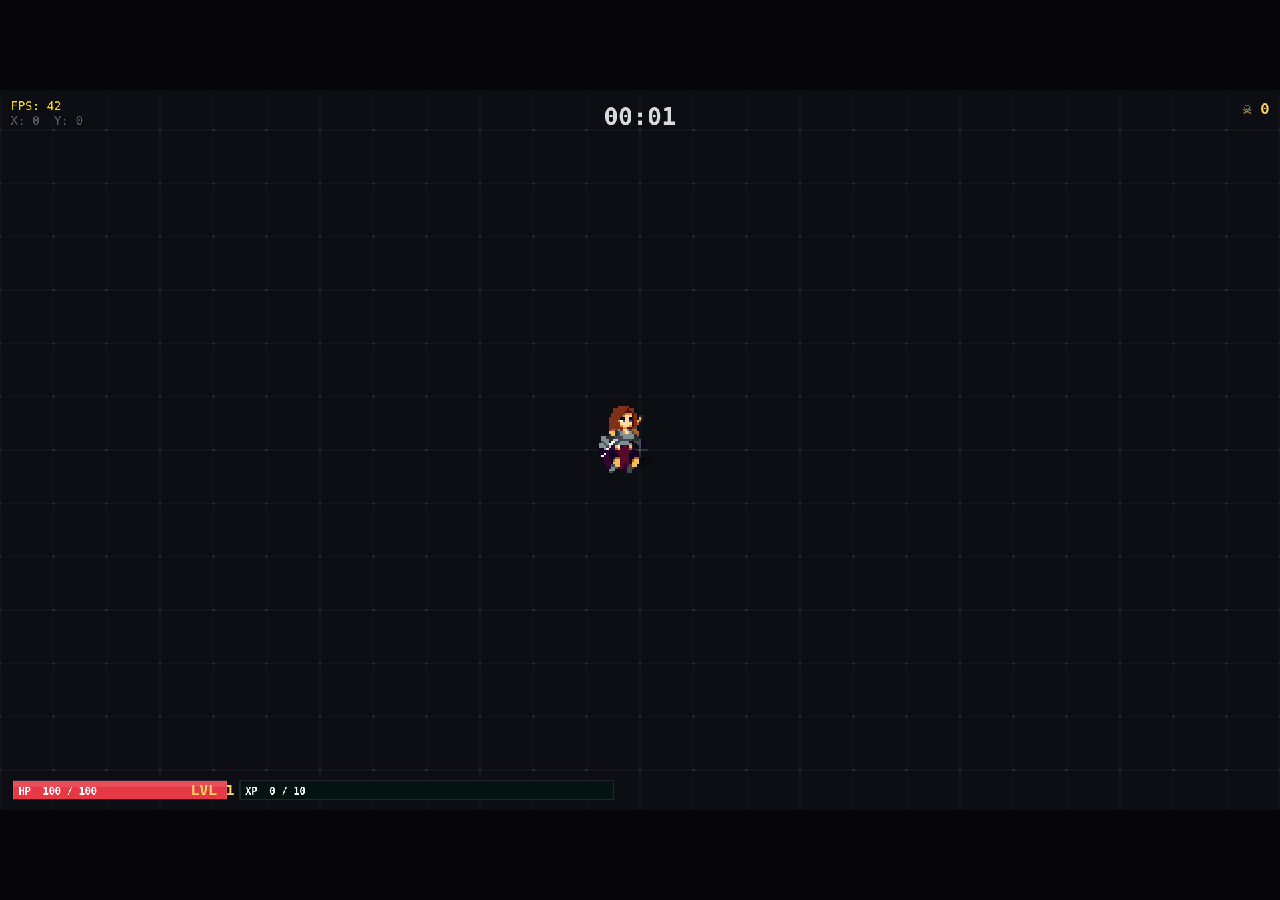
<file: game/index.html>
<!DOCTYPE html>
<html lang="en">
<head>
  <meta charset="UTF-8">
  <meta name="viewport" content="width=device-width, initial-scale=1.0">
  <title>Horde Survival</title>
  <link rel="stylesheet" href="styles.css">
</head>
<body>
  <canvas id="gameCanvas"></canvas>
  <script type="module" src="src/main.js"></script>
</body>
</html>
</file>
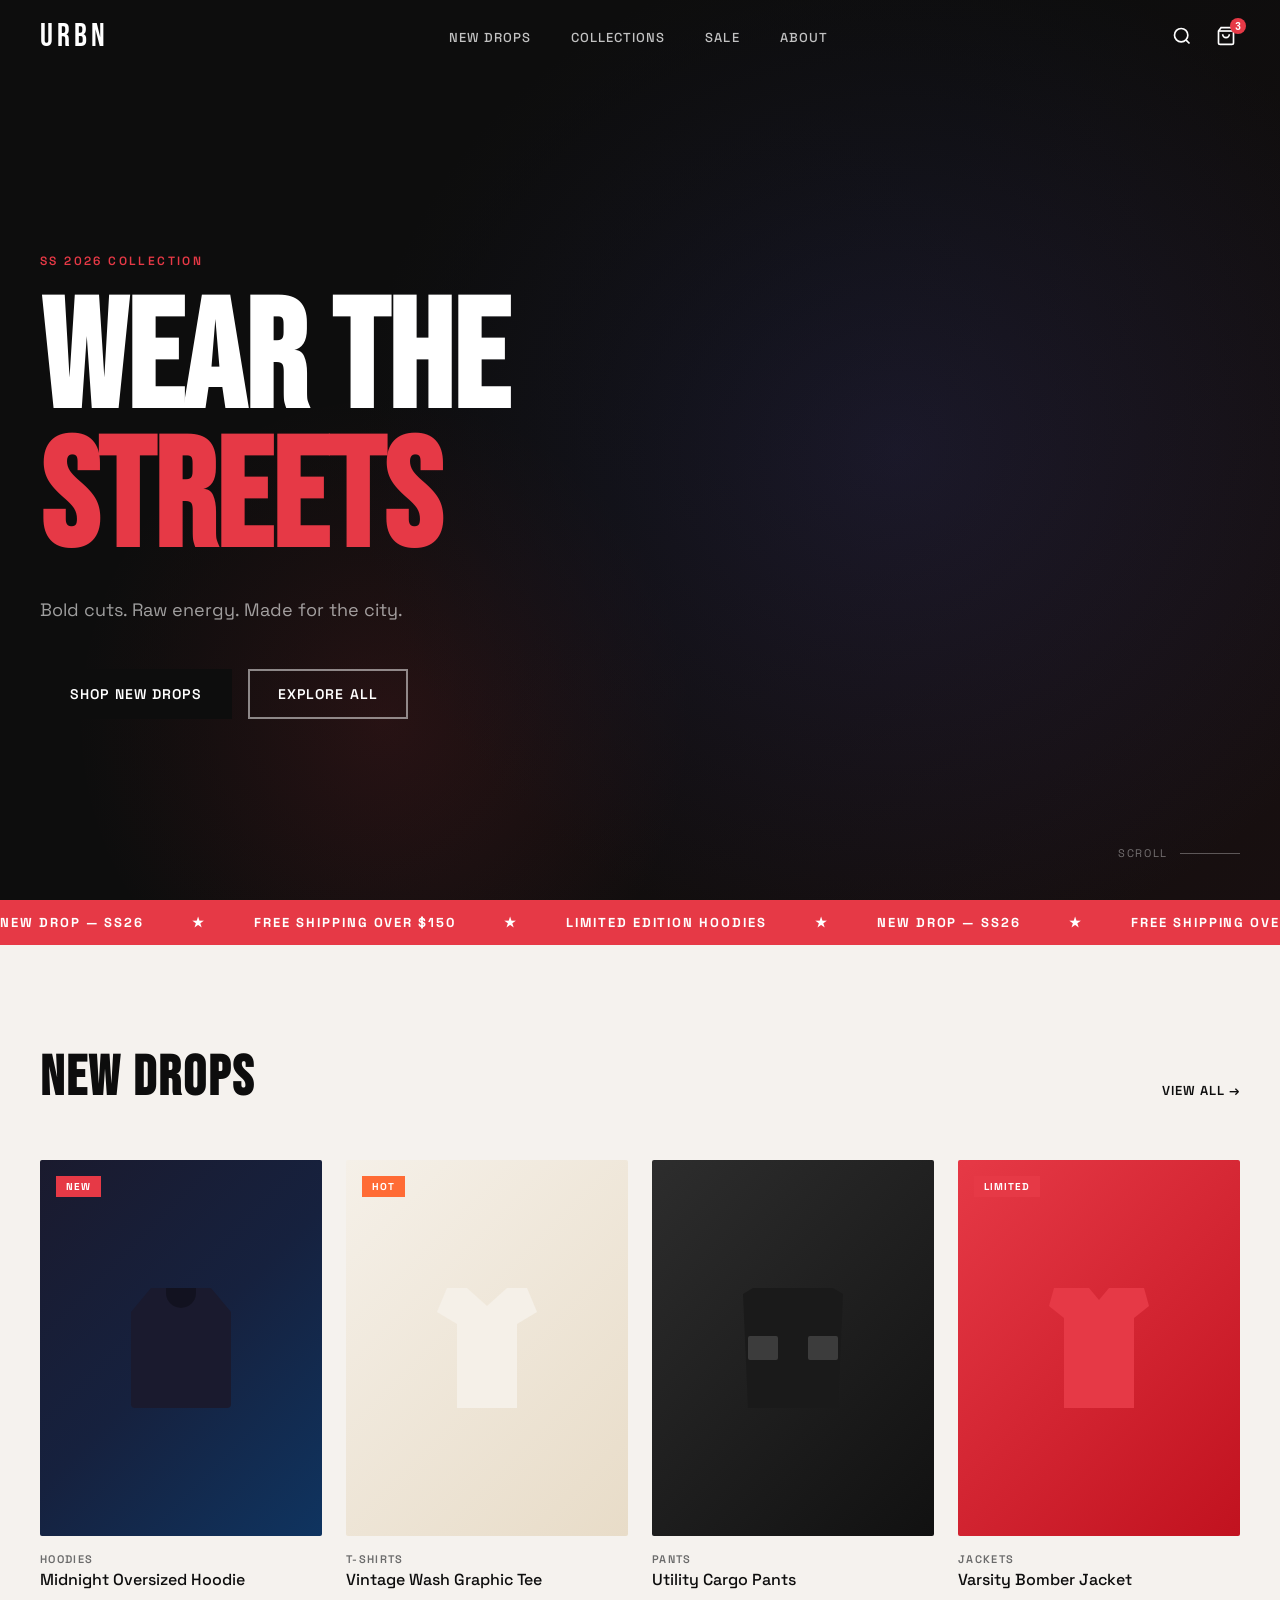
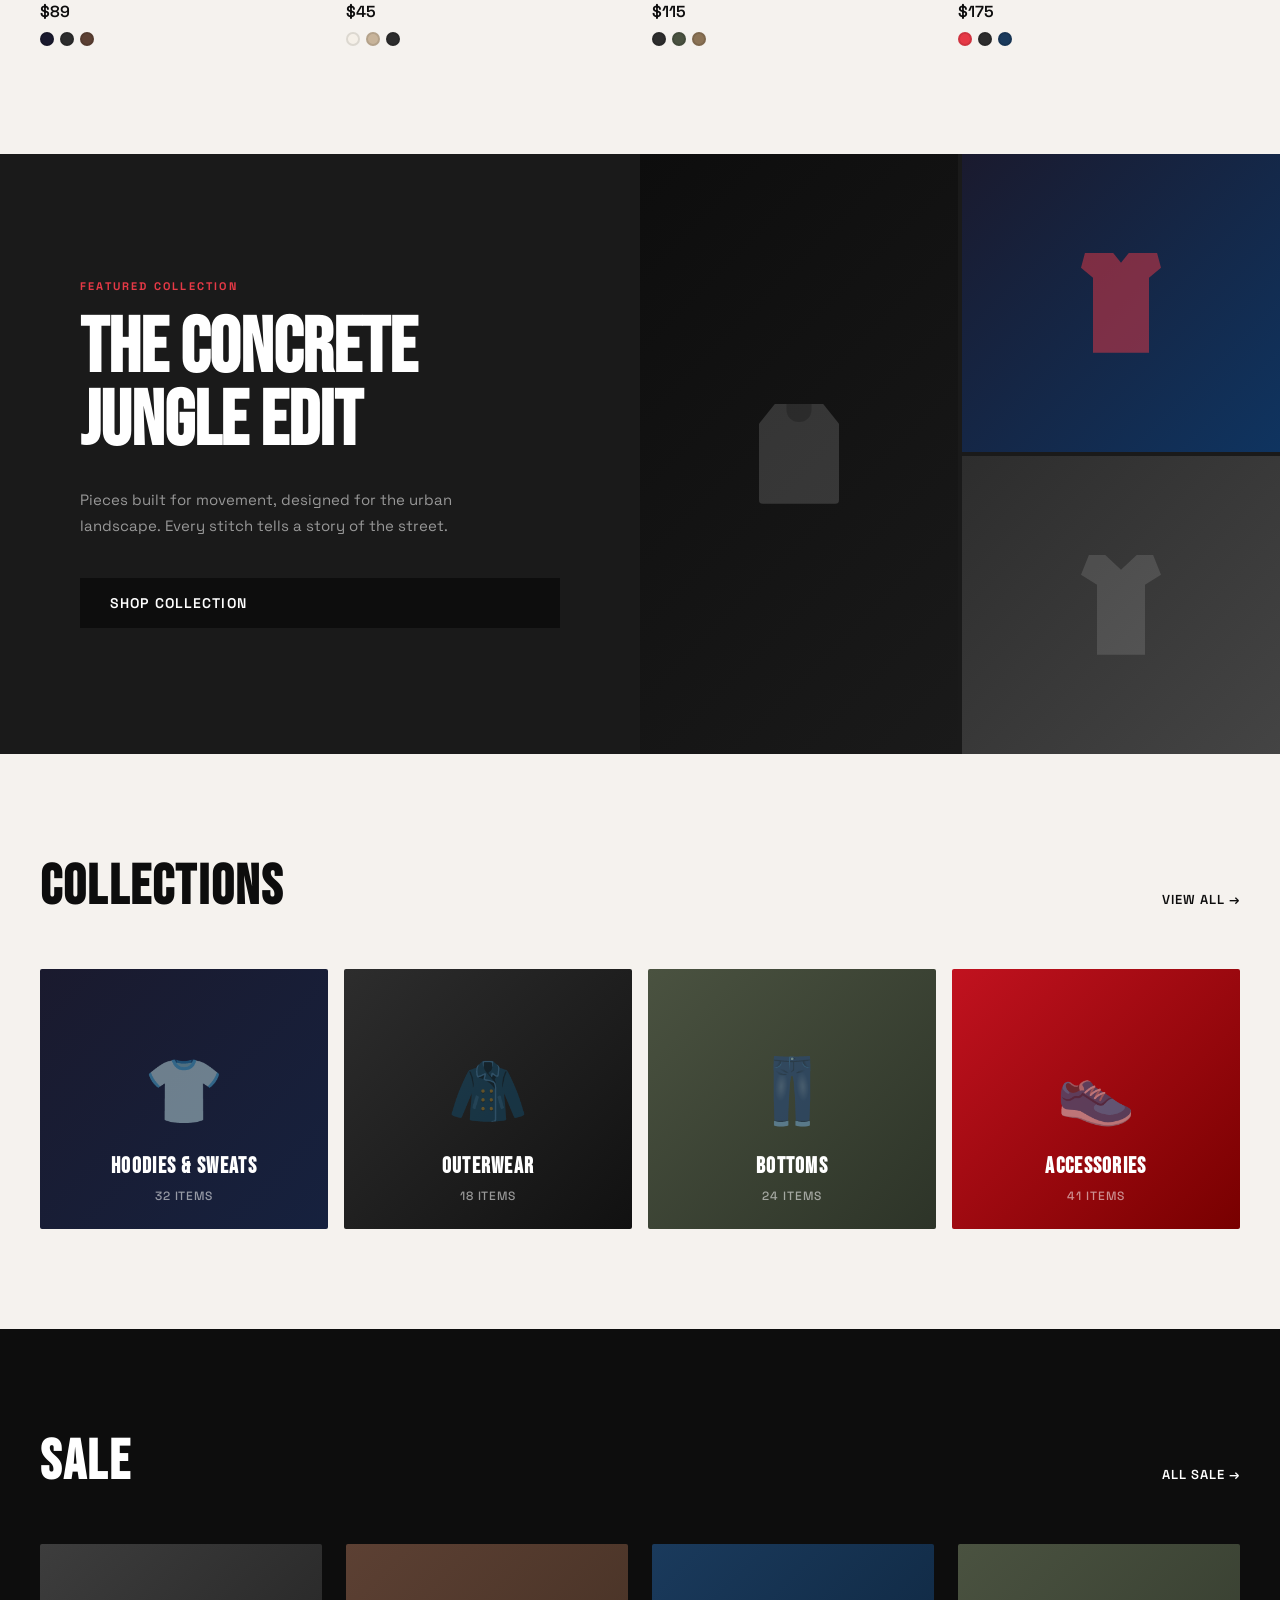
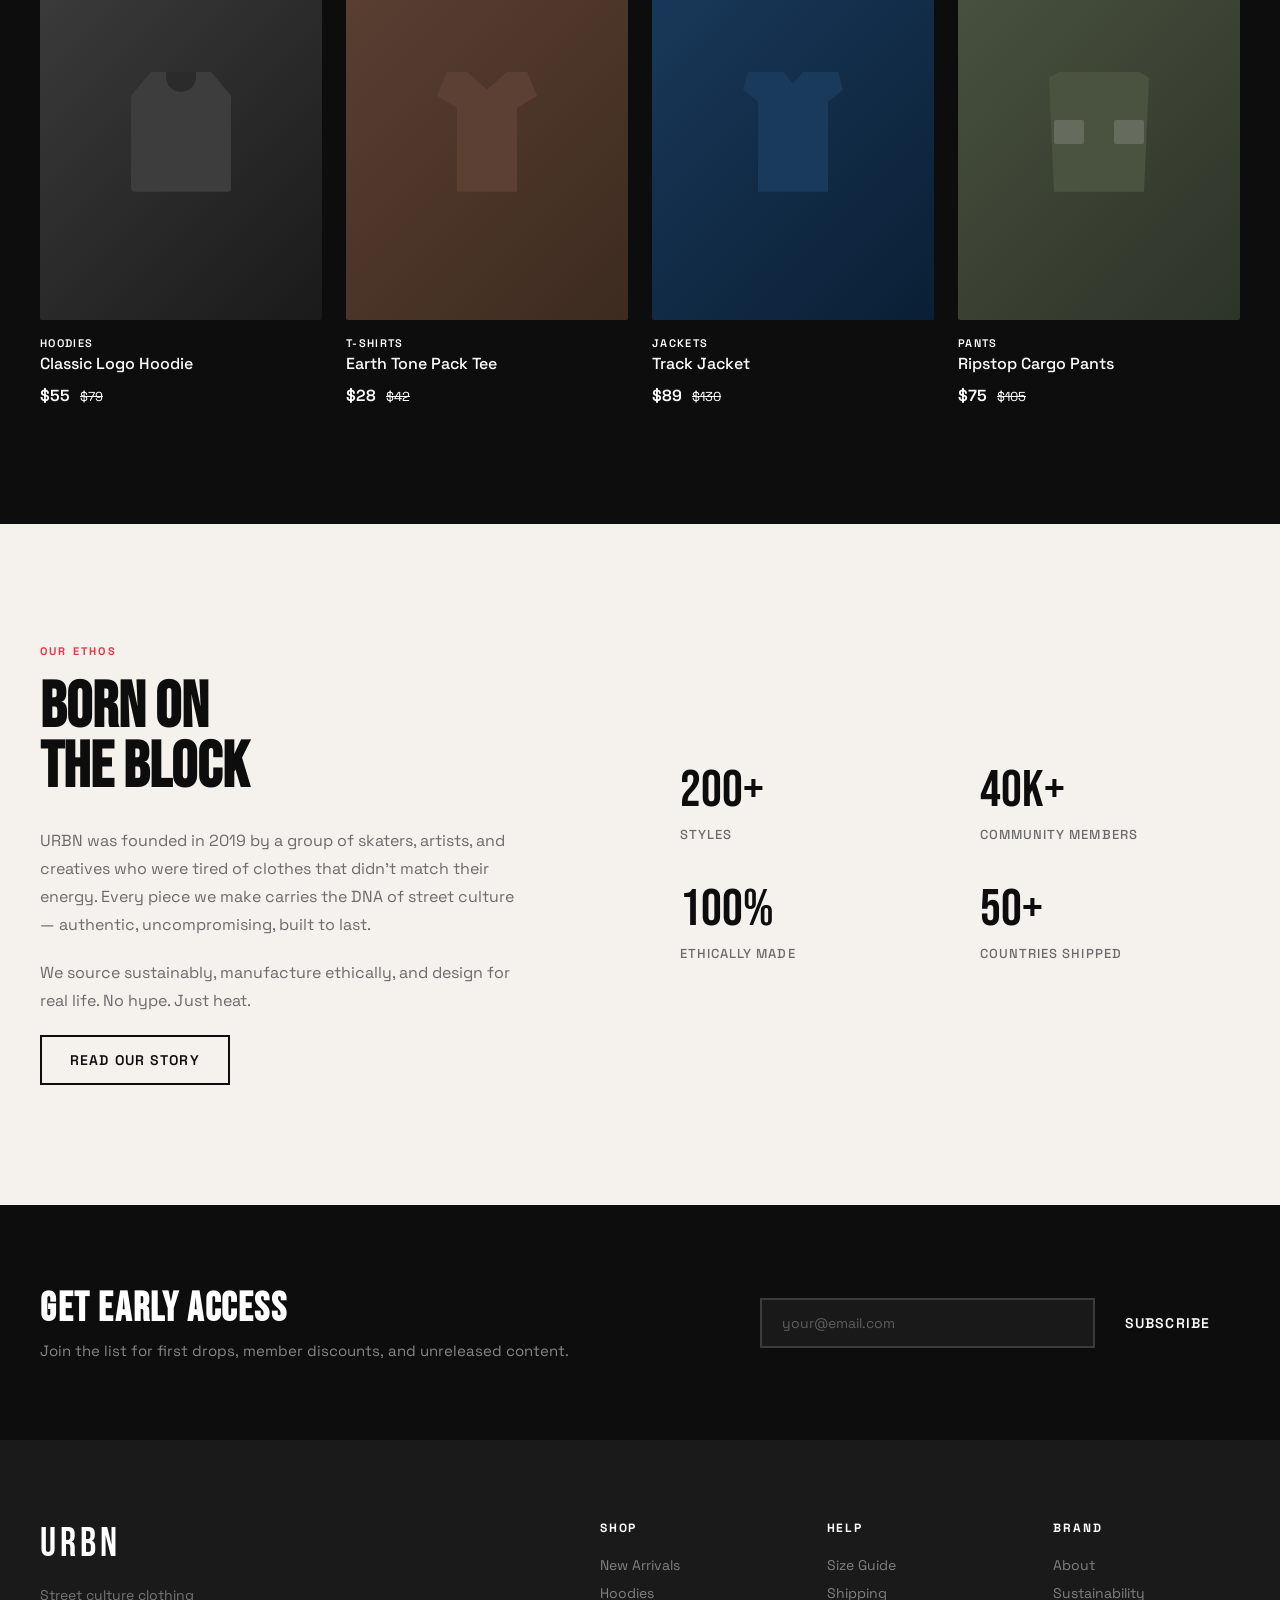
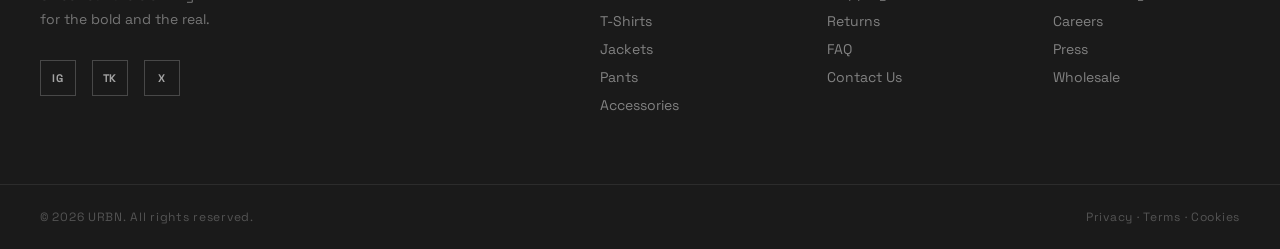
<file: streetwear/index.html>
<!DOCTYPE html>
<html lang="en">
<head>
  <meta charset="UTF-8" />
  <meta name="viewport" content="width=device-width, initial-scale=1.0" />
  <title>URBN — Street Culture Clothing</title>
  <link rel="stylesheet" href="css/style.css" />
  <link href="https://fonts.googleapis.com/css2?family=Space+Grotesk:wght@300;400;500;600;700&family=Bebas+Neue&display=swap" rel="stylesheet" />
</head>
<body>

  <!-- NAV -->
  <nav class="nav" id="nav">
    <div class="nav__logo">URBN</div>
    <ul class="nav__links">
      <li><a href="#new">New Drops</a></li>
      <li><a href="#collections">Collections</a></li>
      <li><a href="#sale">Sale</a></li>
      <li><a href="#about">About</a></li>
    </ul>
    <div class="nav__actions">
      <button class="nav__search" aria-label="Search">
        <svg width="20" height="20" fill="none" stroke="currentColor" stroke-width="2" viewBox="0 0 24 24"><circle cx="11" cy="11" r="8"/><path d="m21 21-4.35-4.35"/></svg>
      </button>
      <button class="nav__cart" aria-label="Cart">
        <svg width="20" height="20" fill="none" stroke="currentColor" stroke-width="2" viewBox="0 0 24 24"><path d="M6 2 3 6v14a2 2 0 0 0 2 2h14a2 2 0 0 0 2-2V6l-3-4z"/><line x1="3" y1="6" x2="21" y2="6"/><path d="M16 10a4 4 0 0 1-8 0"/></svg>
        <span class="nav__cart-count">3</span>
      </button>
      <button class="nav__toggle" aria-label="Menu" id="menuToggle">
        <span></span><span></span><span></span>
      </button>
    </div>
  </nav>

  <!-- MOBILE MENU -->
  <div class="mobile-menu" id="mobileMenu">
    <ul>
      <li><a href="#new" onclick="closeMenu()">New Drops</a></li>
      <li><a href="#collections" onclick="closeMenu()">Collections</a></li>
      <li><a href="#sale" onclick="closeMenu()">Sale</a></li>
      <li><a href="#about" onclick="closeMenu()">About</a></li>
    </ul>
  </div>

  <!-- HERO -->
  <section class="hero">
    <div class="hero__bg">
      <div class="hero__gradient"></div>
    </div>
    <div class="hero__content">
      <p class="hero__tag">SS 2026 COLLECTION</p>
      <h1 class="hero__title">WEAR THE<br /><span>STREETS</span></h1>
      <p class="hero__sub">Bold cuts. Raw energy. Made for the city.</p>
      <div class="hero__cta">
        <a href="#new" class="btn btn--primary">Shop New Drops</a>
        <a href="#collections" class="btn btn--ghost">Explore All</a>
      </div>
    </div>
    <div class="hero__scroll">
      <span>Scroll</span>
      <div class="hero__scroll-line"></div>
    </div>
  </section>

  <!-- MARQUEE -->
  <div class="marquee">
    <div class="marquee__track">
      <span>NEW DROP — SS26</span><span>★</span>
      <span>FREE SHIPPING OVER $150</span><span>★</span>
      <span>LIMITED EDITION HOODIES</span><span>★</span>
      <span>NEW DROP — SS26</span><span>★</span>
      <span>FREE SHIPPING OVER $150</span><span>★</span>
      <span>LIMITED EDITION HOODIES</span><span>★</span>
      <span>NEW DROP — SS26</span><span>★</span>
      <span>FREE SHIPPING OVER $150</span><span>★</span>
      <span>LIMITED EDITION HOODIES</span><span>★</span>
    </div>
  </div>

  <!-- NEW DROPS -->
  <section class="section" id="new">
    <div class="container">
      <div class="section__header">
        <h2 class="section__title">New Drops</h2>
        <a href="#" class="section__link">View All →</a>
      </div>
      <div class="product-grid">

        <div class="product-card">
          <div class="product-card__img" style="background: linear-gradient(135deg, #1a1a2e 0%, #16213e 50%, #0f3460 100%);">
            <span class="product-card__badge">NEW</span>
            <div class="product-card__overlay">
              <button class="btn btn--primary btn--sm">Quick Add</button>
            </div>
            <div class="product-card__visual">
              <div class="clothing-hoodie dark"></div>
            </div>
          </div>
          <div class="product-card__info">
            <span class="product-card__category">Hoodies</span>
            <h3 class="product-card__name">Midnight Oversized Hoodie</h3>
            <div class="product-card__price">
              <span class="price">$89</span>
            </div>
            <div class="product-card__colors">
              <span class="color-dot" style="background:#1a1a2e" title="Navy"></span>
              <span class="color-dot" style="background:#2d2d2d" title="Charcoal"></span>
              <span class="color-dot" style="background:#5c4033" title="Brown"></span>
            </div>
          </div>
        </div>

        <div class="product-card">
          <div class="product-card__img" style="background: linear-gradient(135deg, #f5f0e8 0%, #e8dcc8 100%);">
            <span class="product-card__badge product-card__badge--hot">HOT</span>
            <div class="product-card__overlay">
              <button class="btn btn--primary btn--sm">Quick Add</button>
            </div>
            <div class="product-card__visual">
              <div class="clothing-tee cream"></div>
            </div>
          </div>
          <div class="product-card__info">
            <span class="product-card__category">T-Shirts</span>
            <h3 class="product-card__name">Vintage Wash Graphic Tee</h3>
            <div class="product-card__price">
              <span class="price">$45</span>
            </div>
            <div class="product-card__colors">
              <span class="color-dot" style="background:#f5f0e8" title="Cream"></span>
              <span class="color-dot" style="background:#c8b49a" title="Sand"></span>
              <span class="color-dot" style="background:#2d2d2d" title="Black"></span>
            </div>
          </div>
        </div>

        <div class="product-card">
          <div class="product-card__img" style="background: linear-gradient(135deg, #2d2d2d 0%, #111 100%);">
            <div class="product-card__overlay">
              <button class="btn btn--primary btn--sm">Quick Add</button>
            </div>
            <div class="product-card__visual">
              <div class="clothing-cargo dark"></div>
            </div>
          </div>
          <div class="product-card__info">
            <span class="product-card__category">Pants</span>
            <h3 class="product-card__name">Utility Cargo Pants</h3>
            <div class="product-card__price">
              <span class="price">$115</span>
            </div>
            <div class="product-card__colors">
              <span class="color-dot" style="background:#2d2d2d" title="Black"></span>
              <span class="color-dot" style="background:#4a5240" title="Olive"></span>
              <span class="color-dot" style="background:#8b7355" title="Tan"></span>
            </div>
          </div>
        </div>

        <div class="product-card">
          <div class="product-card__img" style="background: linear-gradient(135deg, #e63946 0%, #c1121f 100%);">
            <span class="product-card__badge">LIMITED</span>
            <div class="product-card__overlay">
              <button class="btn btn--primary btn--sm">Quick Add</button>
            </div>
            <div class="product-card__visual">
              <div class="clothing-jacket red"></div>
            </div>
          </div>
          <div class="product-card__info">
            <span class="product-card__category">Jackets</span>
            <h3 class="product-card__name">Varsity Bomber Jacket</h3>
            <div class="product-card__price">
              <span class="price">$175</span>
            </div>
            <div class="product-card__colors">
              <span class="color-dot" style="background:#e63946" title="Red"></span>
              <span class="color-dot" style="background:#2d2d2d" title="Black"></span>
              <span class="color-dot" style="background:#1a3a5c" title="Navy"></span>
            </div>
          </div>
        </div>

      </div>
    </div>
  </section>

  <!-- FEATURE BANNER -->
  <section class="feature-banner">
    <div class="feature-banner__content">
      <p class="feature-banner__tag">FEATURED COLLECTION</p>
      <h2 class="feature-banner__title">THE CONCRETE<br/>JUNGLE EDIT</h2>
      <p class="feature-banner__desc">Pieces built for movement, designed for the urban landscape. Every stitch tells a story of the street.</p>
      <a href="#collections" class="btn btn--primary">Shop Collection</a>
    </div>
    <div class="feature-banner__grid">
      <div class="feature-banner__img feature-banner__img--1" style="background: linear-gradient(135deg, #0d0d0d 0%, #1a1a1a 100%);">
        <div class="clothing-hoodie-lg"></div>
      </div>
      <div class="feature-banner__img feature-banner__img--2" style="background: linear-gradient(135deg, #1a1a2e 0%, #0f3460 100%);">
        <div class="clothing-jacket-lg"></div>
      </div>
      <div class="feature-banner__img feature-banner__img--3" style="background: linear-gradient(135deg, #2d2d2d 0%, #444 100%);">
        <div class="clothing-tee-lg"></div>
      </div>
    </div>
  </section>

  <!-- COLLECTIONS -->
  <section class="section" id="collections">
    <div class="container">
      <div class="section__header">
        <h2 class="section__title">Collections</h2>
        <a href="#" class="section__link">View All →</a>
      </div>
      <div class="collection-grid">
        <a href="#" class="collection-card" style="background: linear-gradient(135deg, #1a1a2e 0%, #16213e 100%);">
          <div class="collection-card__art">
            <div class="collection-icon">👕</div>
          </div>
          <div class="collection-card__info">
            <h3>Hoodies & Sweats</h3>
            <span>32 Items</span>
          </div>
        </a>
        <a href="#" class="collection-card" style="background: linear-gradient(135deg, #2d2d2d 0%, #111 100%);">
          <div class="collection-card__art">
            <div class="collection-icon">🧥</div>
          </div>
          <div class="collection-card__info">
            <h3>Outerwear</h3>
            <span>18 Items</span>
          </div>
        </a>
        <a href="#" class="collection-card" style="background: linear-gradient(135deg, #4a5240 0%, #2d3428 100%);">
          <div class="collection-card__art">
            <div class="collection-icon">👖</div>
          </div>
          <div class="collection-card__info">
            <h3>Bottoms</h3>
            <span>24 Items</span>
          </div>
        </a>
        <a href="#" class="collection-card" style="background: linear-gradient(135deg, #c1121f 0%, #780000 100%);">
          <div class="collection-card__art">
            <div class="collection-icon">👟</div>
          </div>
          <div class="collection-card__info">
            <h3>Accessories</h3>
            <span>41 Items</span>
          </div>
        </a>
      </div>
    </div>
  </section>

  <!-- SALE SECTION -->
  <section class="section section--dark" id="sale">
    <div class="container">
      <div class="section__header">
        <h2 class="section__title">Sale</h2>
        <a href="#" class="section__link">All Sale →</a>
      </div>
      <div class="product-grid">

        <div class="product-card product-card--dark">
          <div class="product-card__img" style="background: linear-gradient(135deg, #3d3d3d 0%, #1a1a1a 100%);">
            <div class="product-card__overlay">
              <button class="btn btn--primary btn--sm">Quick Add</button>
            </div>
            <div class="product-card__visual">
              <div class="clothing-hoodie grey"></div>
            </div>
          </div>
          <div class="product-card__info">
            <span class="product-card__category">Hoodies</span>
            <h3 class="product-card__name">Classic Logo Hoodie</h3>
            <div class="product-card__price">
              <span class="price price--sale">$55</span>
              <span class="price price--original">$79</span>
            </div>
          </div>
        </div>

        <div class="product-card product-card--dark">
          <div class="product-card__img" style="background: linear-gradient(135deg, #5c4033 0%, #3d2b1f 100%);">
            <div class="product-card__overlay">
              <button class="btn btn--primary btn--sm">Quick Add</button>
            </div>
            <div class="product-card__visual">
              <div class="clothing-tee brown"></div>
            </div>
          </div>
          <div class="product-card__info">
            <span class="product-card__category">T-Shirts</span>
            <h3 class="product-card__name">Earth Tone Pack Tee</h3>
            <div class="product-card__price">
              <span class="price price--sale">$28</span>
              <span class="price price--original">$42</span>
            </div>
          </div>
        </div>

        <div class="product-card product-card--dark">
          <div class="product-card__img" style="background: linear-gradient(135deg, #1a3a5c 0%, #0a1f35 100%);">
            <div class="product-card__overlay">
              <button class="btn btn--primary btn--sm">Quick Add</button>
            </div>
            <div class="product-card__visual">
              <div class="clothing-jacket navy"></div>
            </div>
          </div>
          <div class="product-card__info">
            <span class="product-card__category">Jackets</span>
            <h3 class="product-card__name">Track Jacket</h3>
            <div class="product-card__price">
              <span class="price price--sale">$89</span>
              <span class="price price--original">$130</span>
            </div>
          </div>
        </div>

        <div class="product-card product-card--dark">
          <div class="product-card__img" style="background: linear-gradient(135deg, #4a5240 0%, #2d3428 100%);">
            <div class="product-card__overlay">
              <button class="btn btn--primary btn--sm">Quick Add</button>
            </div>
            <div class="product-card__visual">
              <div class="clothing-cargo olive"></div>
            </div>
          </div>
          <div class="product-card__info">
            <span class="product-card__category">Pants</span>
            <h3 class="product-card__name">Ripstop Cargo Pants</h3>
            <div class="product-card__price">
              <span class="price price--sale">$75</span>
              <span class="price price--original">$105</span>
            </div>
          </div>
        </div>

      </div>
    </div>
  </section>

  <!-- ABOUT / BRAND -->
  <section class="brand-section" id="about">
    <div class="brand-section__inner">
      <div class="brand-section__text">
        <p class="brand-section__tag">OUR ETHOS</p>
        <h2 class="brand-section__title">Born on<br/>the Block</h2>
        <p class="brand-section__desc">URBN was founded in 2019 by a group of skaters, artists, and creatives who were tired of clothes that didn't match their energy. Every piece we make carries the DNA of street culture — authentic, uncompromising, built to last.</p>
        <p class="brand-section__desc">We source sustainably, manufacture ethically, and design for real life. No hype. Just heat.</p>
        <a href="#" class="btn btn--outline">Read Our Story</a>
      </div>
      <div class="brand-section__stats">
        <div class="stat">
          <span class="stat__num">200+</span>
          <span class="stat__label">Styles</span>
        </div>
        <div class="stat">
          <span class="stat__num">40K+</span>
          <span class="stat__label">Community Members</span>
        </div>
        <div class="stat">
          <span class="stat__num">100%</span>
          <span class="stat__label">Ethically Made</span>
        </div>
        <div class="stat">
          <span class="stat__num">50+</span>
          <span class="stat__label">Countries Shipped</span>
        </div>
      </div>
    </div>
  </section>

  <!-- NEWSLETTER -->
  <section class="newsletter">
    <div class="container newsletter__inner">
      <div class="newsletter__text">
        <h2>Get Early Access</h2>
        <p>Join the list for first drops, member discounts, and unreleased content.</p>
      </div>
      <form class="newsletter__form" onsubmit="handleSubscribe(event)">
        <input type="email" placeholder="your@email.com" required />
        <button type="submit" class="btn btn--primary">Subscribe</button>
      </form>
    </div>
  </section>

  <!-- FOOTER -->
  <footer class="footer">
    <div class="container footer__inner">
      <div class="footer__brand">
        <div class="footer__logo">URBN</div>
        <p>Street culture clothing<br/>for the bold and the real.</p>
        <div class="footer__social">
          <a href="#" aria-label="Instagram">IG</a>
          <a href="#" aria-label="TikTok">TK</a>
          <a href="#" aria-label="Twitter">X</a>
        </div>
      </div>
      <div class="footer__links">
        <div class="footer__col">
          <h4>Shop</h4>
          <a href="#">New Arrivals</a>
          <a href="#">Hoodies</a>
          <a href="#">T-Shirts</a>
          <a href="#">Jackets</a>
          <a href="#">Pants</a>
          <a href="#">Accessories</a>
        </div>
        <div class="footer__col">
          <h4>Help</h4>
          <a href="#">Size Guide</a>
          <a href="#">Shipping</a>
          <a href="#">Returns</a>
          <a href="#">FAQ</a>
          <a href="#">Contact Us</a>
        </div>
        <div class="footer__col">
          <h4>Brand</h4>
          <a href="#">About</a>
          <a href="#">Sustainability</a>
          <a href="#">Careers</a>
          <a href="#">Press</a>
          <a href="#">Wholesale</a>
        </div>
      </div>
    </div>
    <div class="footer__bottom">
      <span>© 2026 URBN. All rights reserved.</span>
      <span>Privacy · Terms · Cookies</span>
    </div>
  </footer>

  <!-- TOAST -->
  <div class="toast" id="toast">Subscribed! Welcome to the fam.</div>

  <script src="js/main.js"></script>
</body>
</html>
</file>
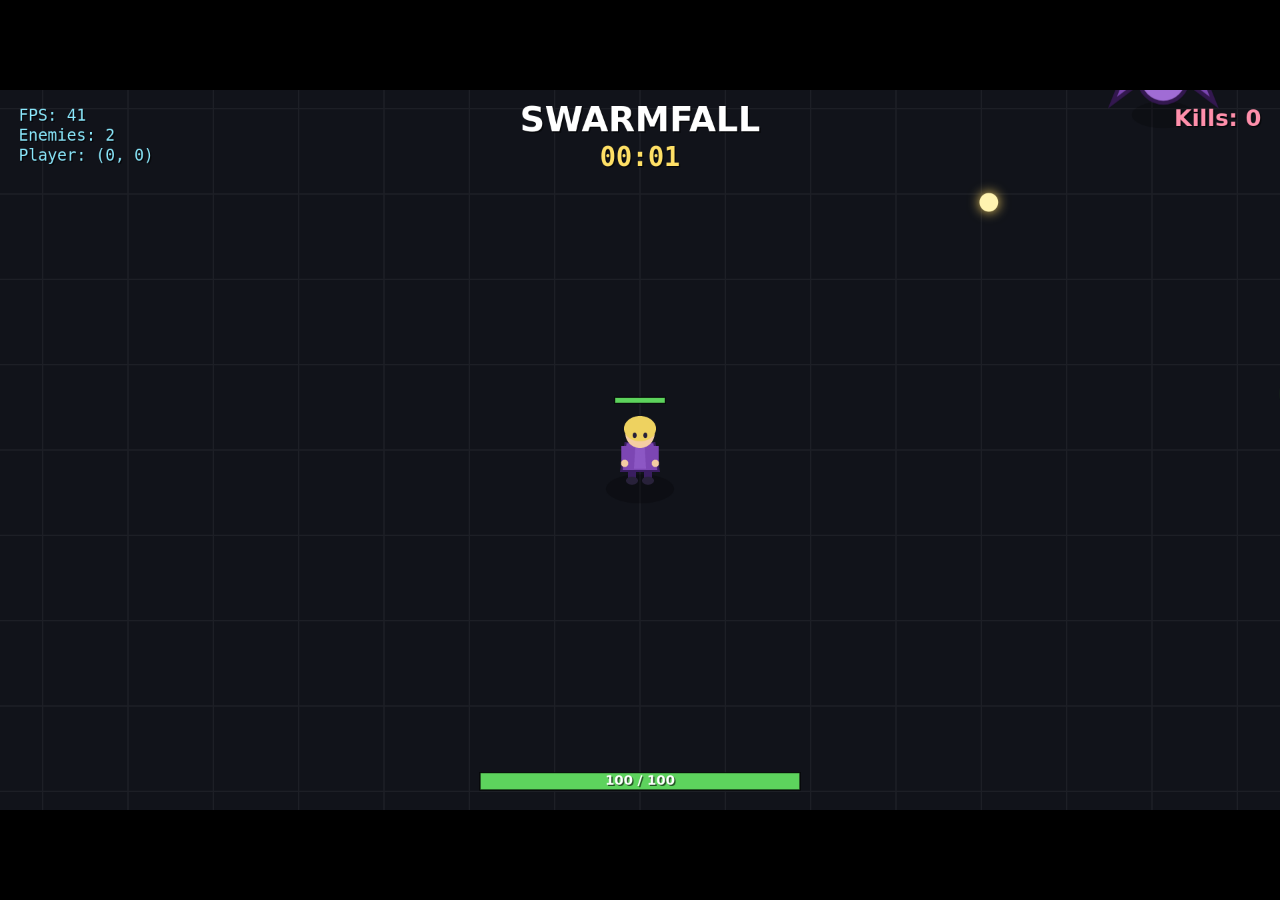
<file: swarmfall/index.html>
<!DOCTYPE html>
<html lang="en">
  <head>
    <meta charset="UTF-8" />
    <meta name="viewport" content="width=device-width, initial-scale=1.0" />
    <title>Swarmfall — Prototype</title>
    <link rel="stylesheet" href="styles.css" />
  </head>
  <body>
    <!-- The game draws at a fixed 1920x1080 internal resolution and is
         scaled to fit the window by main.js (see resize()). -->
    <canvas id="game"></canvas>

    <!-- ES modules: the whole game is loaded from this single entry point. -->
    <script type="module" src="src/main.js"></script>
  </body>
</html>
</file>
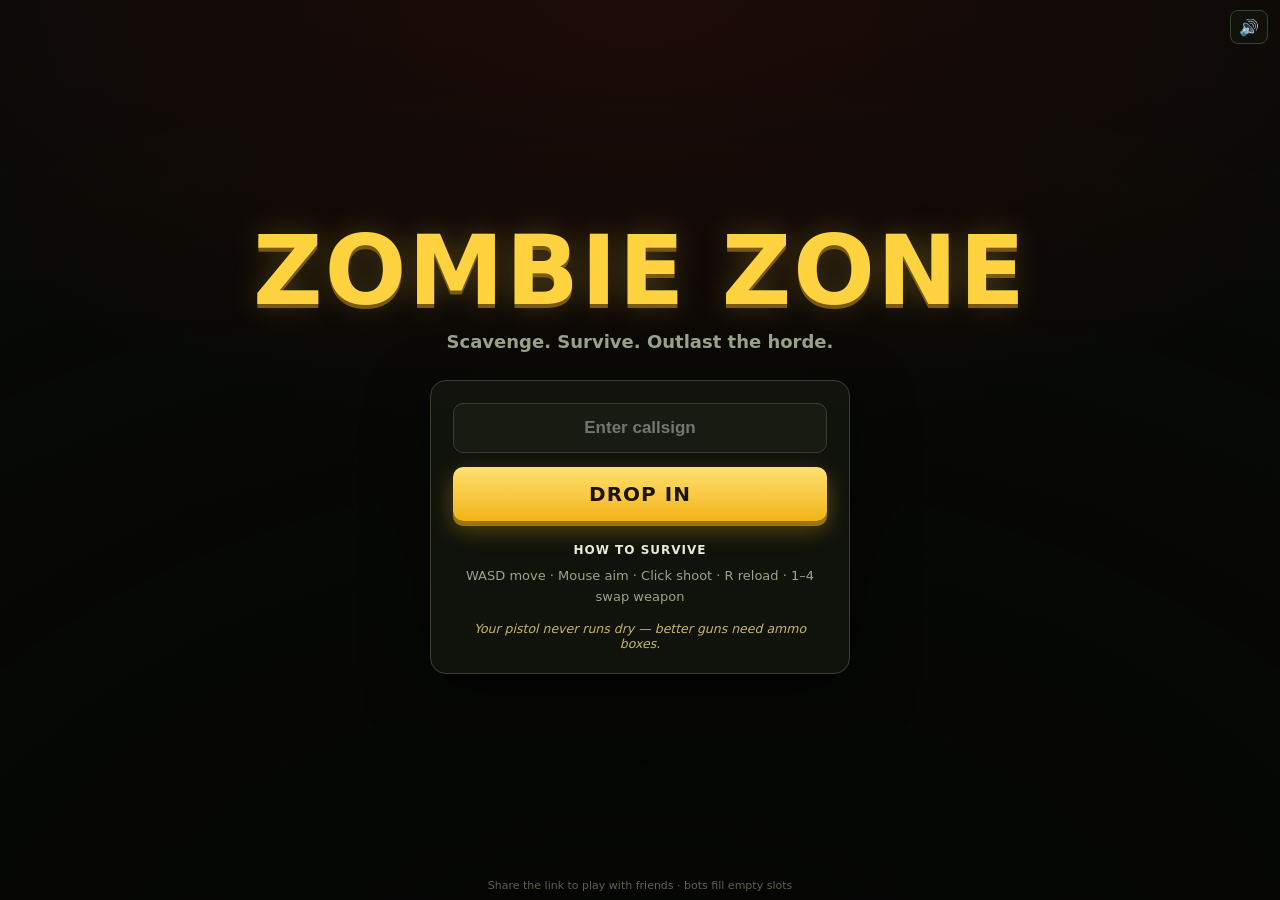
<file: zombie-io/index.html>
<!doctype html>
<html lang="en">
<head>
<meta charset="utf-8">
<meta name="viewport" content="width=device-width, initial-scale=1, maximum-scale=1, user-scalable=no, viewport-fit=cover">
<title>Zombie Zone .io</title>
<style>
  :root { --yellow:#ffd23f; --ink:#0e110b; --panel:rgba(18,21,14,0.92); --line:#3a4030; --text:#e9ead8; --dim:#9aa488; }
  * { box-sizing: border-box; -webkit-tap-highlight-color: transparent; }
  html,body { margin:0; height:100%; overflow:hidden; background:#0e110b; color:var(--text);
    font-family: system-ui,-apple-system,Segoe UI,Roboto,sans-serif; touch-action:none; user-select:none; }
  canvas { display:block; position:fixed; inset:0; }
  .overlay { position:fixed; inset:0; display:flex; flex-direction:column; align-items:center; justify-content:center;
    text-align:center; padding:24px; z-index:10;
    background:
      radial-gradient(120% 90% at 50% 0%, rgba(120,20,15,0.20), transparent 55%),
      radial-gradient(120% 120% at 50% 120%, rgba(0,0,0,0.65), rgba(8,10,7,0.96)); }
  #title { font-size: clamp(40px, 11vw, 96px); font-weight:900; letter-spacing:2px; margin:0; line-height:0.95;
    color:var(--yellow); text-shadow: 0 4px 0 #7a5a10, 0 0 30px rgba(255,210,63,0.25); }
  #title .z2 { color:#8fae53; display:block; -webkit-text-stroke:0; }
  #tagline { color:var(--dim); margin:14px 0 28px; font-size: clamp(14px,3.4vw,18px); font-weight:600; }
  .card { background:var(--panel); border:1px solid var(--line); border-radius:16px; padding:22px;
    width:min(420px, 92vw); box-shadow:0 20px 60px rgba(0,0,0,0.5); }
  input#name { width:100%; padding:14px 16px; font-size:17px; border-radius:10px; border:1px solid var(--line);
    background:#171b12; color:var(--text); outline:none; text-align:center; font-weight:700; }
  input#name:focus { border-color:var(--yellow); }
  button { cursor:pointer; font-family:inherit; }
  .btn { margin-top:14px; width:100%; padding:15px; font-size:20px; font-weight:900; letter-spacing:1px;
    border:none; border-radius:10px; color:#1a1405; background:linear-gradient(180deg,#ffe071,#f2b418);
    box-shadow:0 5px 0 #9c7410, 0 8px 22px rgba(242,180,24,0.35); transition:transform .05s, box-shadow .05s; }
  .btn:active { transform:translateY(4px); box-shadow:0 1px 0 #9c7410; }
  .btn:disabled { filter:grayscale(0.7) brightness(0.8); cursor:default; }
  .how { margin-top:20px; color:var(--dim); font-size:13px; line-height:1.6; }
  .how b { color:var(--text); display:block; margin-bottom:6px; letter-spacing:1px; font-size:12px; }
  #tip { margin-top:14px; color:#c7b56a; font-size:12.5px; font-style:italic; max-width:380px; }
  #death .card { border-color:#5a201a; }
  #deathTitle { font-size: clamp(34px,9vw,64px); font-weight:900; color:#e0584a; margin:0 0 6px;
    text-shadow:0 0 24px rgba(224,88,74,0.4); }
  #deathSub { color:var(--dim); margin-bottom:8px; font-weight:600; }
  #conn { background:rgba(8,10,7,0.82); }
  #conn .spinner { width:42px; height:42px; border:4px solid var(--line); border-top-color:var(--yellow);
    border-radius:50%; animation:spin 0.9s linear infinite; margin-bottom:16px; }
  @keyframes spin { to { transform:rotate(360deg); } }
  #conn span { color:var(--dim); font-weight:600; }
  #mute { position:fixed; top:10px; right:12px; z-index:20; background:rgba(18,21,14,0.7);
    border:1px solid var(--line); color:var(--text); border-radius:8px; width:38px; height:34px; font-size:16px; }
  #dev { position:fixed; top:4px; left:6px; z-index:20; color:#7fe07f; font:12px monospace; display:none; }
  .foot { position:fixed; bottom:8px; left:0; right:0; text-align:center; color:#5c624e; font-size:11px; z-index:9; }
</style>
</head>
<body>
<canvas id="c"></canvas>
<button id="mute">🔊</button>
<div id="dev"></div>

<div id="menu" class="overlay">
  <h1 id="title">ZOMBIE <span class="z2">ZONE .io</span></h1>
  <p id="tagline">Scavenge. Survive. Outlast the horde.</p>
  <div class="card">
    <input id="name" maxlength="16" autocomplete="off" spellcheck="false" placeholder="Enter callsign">
    <button id="play" class="btn">DROP IN</button>
    <div class="how">
      <b id="howToTitle">HOW TO SURVIVE</b>
      <div id="controls"></div>
    </div>
    <div id="tip"></div>
  </div>
  <div class="foot">Share the link to play with friends · bots fill empty slots</div>
</div>

<div id="death" class="overlay" style="display:none">
  <div class="card">
    <h2 id="deathTitle">YOU DIED</h2>
    <p id="deathSub"></p>
    <button id="redeploy" class="btn">REDEPLOY</button>
  </div>
</div>

<div id="conn" class="overlay" style="display:none">
  <div class="spinner"></div>
  <span>Establishing uplink…</span>
</div>

<script type="module" src="./game.js"></script>
</body>
</html>
</file>
<file: game/styles.css>
*, *::before, *::after {
  box-sizing: border-box;
  margin: 0;
  padding: 0;
}

body {
  background: #05050a;
  display: flex;
  align-items: center;
  justify-content: center;
  width: 100vw;
  height: 100vh;
  overflow: hidden;
  font-family: monospace;
}

#gameCanvas {
  display: block;
  /* Width/height set by JS to maintain 16:9 at any window size */
  image-rendering: pixelated;
}
</file>
<file: streetwear/css/style.css>
/* ============================================
   URBN — Street Culture Clothing
   ============================================ */

*, *::before, *::after { box-sizing: border-box; margin: 0; padding: 0; }

:root {
  --black: #0d0d0d;
  --off-black: #1a1a1a;
  --grey-dark: #2d2d2d;
  --grey: #6b6b6b;
  --grey-light: #c4c4c4;
  --off-white: #f5f2ee;
  --white: #ffffff;
  --accent: #e63946;
  --accent-dark: #c1121f;
  --font-display: 'Bebas Neue', sans-serif;
  --font-body: 'Space Grotesk', sans-serif;
  --nav-h: 72px;
}

html { scroll-behavior: smooth; }

body {
  font-family: var(--font-body);
  background: var(--off-white);
  color: var(--black);
  overflow-x: hidden;
}

a { text-decoration: none; color: inherit; }
ul { list-style: none; }
img { display: block; max-width: 100%; }

/* ====== BUTTONS ====== */
.btn {
  display: inline-flex;
  align-items: center;
  gap: 8px;
  padding: 14px 28px;
  font-family: var(--font-body);
  font-weight: 600;
  font-size: 14px;
  letter-spacing: 0.08em;
  text-transform: uppercase;
  border: 2px solid transparent;
  cursor: pointer;
  transition: all 0.2s ease;
  white-space: nowrap;
}
.btn--primary {
  background: var(--black);
  color: var(--white);
  border-color: var(--black);
}
.btn--primary:hover { background: var(--accent); border-color: var(--accent); }
.btn--ghost {
  background: transparent;
  color: var(--white);
  border-color: rgba(255,255,255,0.5);
}
.btn--ghost:hover { border-color: var(--white); background: rgba(255,255,255,0.1); }
.btn--outline {
  background: transparent;
  color: var(--black);
  border-color: var(--black);
}
.btn--outline:hover { background: var(--black); color: var(--white); }
.btn--sm { padding: 10px 18px; font-size: 12px; }

/* ====== NAV ====== */
.nav {
  position: fixed;
  top: 0; left: 0; right: 0;
  height: var(--nav-h);
  display: flex;
  align-items: center;
  justify-content: space-between;
  padding: 0 40px;
  z-index: 100;
  transition: background 0.3s ease, box-shadow 0.3s ease;
}
.nav.scrolled {
  background: rgba(13,13,13,0.95);
  backdrop-filter: blur(12px);
  box-shadow: 0 2px 24px rgba(0,0,0,0.3);
}
.nav__logo {
  font-family: var(--font-display);
  font-size: 32px;
  color: var(--white);
  letter-spacing: 0.12em;
}
.nav__links {
  display: flex;
  gap: 40px;
}
.nav__links a {
  color: rgba(255,255,255,0.75);
  font-size: 13px;
  font-weight: 500;
  letter-spacing: 0.08em;
  text-transform: uppercase;
  transition: color 0.2s;
}
.nav__links a:hover { color: var(--white); }
.nav__actions {
  display: flex;
  align-items: center;
  gap: 16px;
}
.nav__search, .nav__cart {
  background: none;
  border: none;
  color: var(--white);
  cursor: pointer;
  padding: 4px;
  display: flex;
  position: relative;
  transition: opacity 0.2s;
}
.nav__search:hover, .nav__cart:hover { opacity: 0.7; }
.nav__cart-count {
  position: absolute;
  top: -4px; right: -6px;
  background: var(--accent);
  color: var(--white);
  font-size: 10px;
  font-weight: 700;
  width: 16px; height: 16px;
  border-radius: 50%;
  display: flex;
  align-items: center;
  justify-content: center;
}
.nav__toggle {
  display: none;
  flex-direction: column;
  gap: 5px;
  background: none;
  border: none;
  cursor: pointer;
  padding: 4px;
}
.nav__toggle span {
  display: block;
  width: 22px; height: 2px;
  background: var(--white);
  transition: all 0.3s;
}

/* ====== MOBILE MENU ====== */
.mobile-menu {
  position: fixed;
  top: var(--nav-h); left: 0; right: 0; bottom: 0;
  background: var(--black);
  z-index: 99;
  display: flex;
  align-items: center;
  justify-content: center;
  transform: translateX(100%);
  transition: transform 0.4s cubic-bezier(0.77,0,0.18,1);
}
.mobile-menu.open { transform: translateX(0); }
.mobile-menu ul {
  display: flex;
  flex-direction: column;
  gap: 32px;
  text-align: center;
}
.mobile-menu a {
  font-family: var(--font-display);
  font-size: 48px;
  color: var(--white);
  letter-spacing: 0.06em;
  transition: color 0.2s;
}
.mobile-menu a:hover { color: var(--accent); }

/* ====== HERO ====== */
.hero {
  position: relative;
  min-height: 100vh;
  display: flex;
  align-items: center;
  overflow: hidden;
  background: var(--black);
}
.hero__bg {
  position: absolute;
  inset: 0;
  background:
    radial-gradient(ellipse 60% 80% at 70% 50%, #1a1a2e 0%, transparent 70%),
    radial-gradient(ellipse 40% 60% at 30% 80%, rgba(230,57,70,0.15) 0%, transparent 60%),
    #0d0d0d;
}
.hero__gradient {
  position: absolute;
  inset: 0;
  background: linear-gradient(
    135deg,
    rgba(13,13,13,0.8) 0%,
    rgba(13,13,13,0.2) 50%,
    rgba(230,57,70,0.05) 100%
  );
}
.hero__content {
  position: relative;
  z-index: 2;
  padding: 0 40px;
  padding-top: var(--nav-h);
  max-width: 760px;
}
.hero__tag {
  font-size: 12px;
  font-weight: 600;
  letter-spacing: 0.2em;
  text-transform: uppercase;
  color: var(--accent);
  margin-bottom: 24px;
}
.hero__title {
  font-family: var(--font-display);
  font-size: clamp(80px, 12vw, 160px);
  line-height: 0.9;
  color: var(--white);
  margin-bottom: 28px;
}
.hero__title span { color: var(--accent); }
.hero__sub {
  font-size: 18px;
  color: rgba(255,255,255,0.6);
  margin-bottom: 48px;
  max-width: 400px;
}
.hero__cta { display: flex; gap: 16px; flex-wrap: wrap; }
.hero__scroll {
  position: absolute;
  bottom: 40px; right: 40px;
  display: flex;
  align-items: center;
  gap: 12px;
  color: rgba(255,255,255,0.4);
  font-size: 11px;
  letter-spacing: 0.15em;
  text-transform: uppercase;
  z-index: 2;
}
.hero__scroll-line {
  width: 60px;
  height: 1px;
  background: rgba(255,255,255,0.3);
  position: relative;
  overflow: hidden;
}
.hero__scroll-line::after {
  content: '';
  position: absolute;
  top: 0; left: -100%;
  width: 100%; height: 100%;
  background: var(--accent);
  animation: scroll-line 2s ease infinite;
}
@keyframes scroll-line {
  0% { left: -100%; }
  100% { left: 100%; }
}

/* ====== MARQUEE ====== */
.marquee {
  background: var(--accent);
  overflow: hidden;
  padding: 14px 0;
}
.marquee__track {
  display: flex;
  gap: 48px;
  animation: marquee 20s linear infinite;
  white-space: nowrap;
}
.marquee__track span {
  font-size: 13px;
  font-weight: 700;
  letter-spacing: 0.15em;
  text-transform: uppercase;
  color: var(--white);
  flex-shrink: 0;
}
@keyframes marquee {
  from { transform: translateX(0); }
  to { transform: translateX(-33.333%); }
}

/* ====== CONTAINER ====== */
.container {
  max-width: 1280px;
  margin: 0 auto;
  padding: 0 40px;
}

/* ====== SECTION ====== */
.section {
  padding: 100px 0;
}
.section--dark {
  background: var(--black);
}
.section--dark .section__title,
.section--dark .section__link,
.section--dark .product-card__category,
.section--dark .product-card__name,
.section--dark .price {
  color: var(--white);
}
.section__header {
  display: flex;
  align-items: baseline;
  justify-content: space-between;
  margin-bottom: 48px;
}
.section__title {
  font-family: var(--font-display);
  font-size: clamp(36px, 5vw, 56px);
  letter-spacing: 0.04em;
}
.section__link {
  font-size: 13px;
  font-weight: 600;
  letter-spacing: 0.08em;
  text-transform: uppercase;
  transition: color 0.2s;
}
.section__link:hover { color: var(--accent); }

/* ====== PRODUCT GRID ====== */
.product-grid {
  display: grid;
  grid-template-columns: repeat(4, 1fr);
  gap: 24px;
}

/* ====== PRODUCT CARD ====== */
.product-card {
  display: flex;
  flex-direction: column;
  cursor: pointer;
}
.product-card__img {
  position: relative;
  aspect-ratio: 3/4;
  overflow: hidden;
  border-radius: 2px;
  display: flex;
  align-items: center;
  justify-content: center;
}
.product-card__img:hover .product-card__overlay { opacity: 1; }
.product-card__img:hover .product-card__visual { transform: scale(1.05); }
.product-card__overlay {
  position: absolute;
  inset: 0;
  background: rgba(0,0,0,0.4);
  display: flex;
  align-items: flex-end;
  justify-content: center;
  padding-bottom: 24px;
  opacity: 0;
  transition: opacity 0.3s ease;
}
.product-card__badge {
  position: absolute;
  top: 16px; left: 16px;
  background: var(--accent);
  color: var(--white);
  font-size: 10px;
  font-weight: 700;
  letter-spacing: 0.1em;
  padding: 4px 10px;
  text-transform: uppercase;
}
.product-card__badge--hot { background: #ff6b35; }
.product-card__visual {
  transition: transform 0.4s ease;
}
.product-card__info {
  padding: 16px 0 8px;
}
.product-card__category {
  font-size: 11px;
  font-weight: 600;
  letter-spacing: 0.12em;
  text-transform: uppercase;
  color: var(--grey);
  margin-bottom: 4px;
  display: block;
}
.product-card__name {
  font-size: 16px;
  font-weight: 500;
  margin-bottom: 10px;
  line-height: 1.3;
}
.product-card__price {
  display: flex;
  gap: 10px;
  align-items: baseline;
  margin-bottom: 10px;
}
.price {
  font-size: 16px;
  font-weight: 600;
}
.price--sale { color: var(--accent); }
.price--original {
  font-size: 13px;
  font-weight: 400;
  color: var(--grey);
  text-decoration: line-through;
}
.product-card__colors {
  display: flex;
  gap: 6px;
}
.color-dot {
  width: 14px;
  height: 14px;
  border-radius: 50%;
  border: 2px solid rgba(0,0,0,0.1);
  cursor: pointer;
  transition: transform 0.2s;
}
.color-dot:hover { transform: scale(1.3); }

/* ====== CLOTHING ILLUSTRATIONS (CSS Art) ====== */
.clothing-hoodie,
.clothing-tee,
.clothing-cargo,
.clothing-jacket {
  width: 100px;
  height: 120px;
  position: relative;
}

.clothing-hoodie { background: #2d2d2d; clip-path: polygon(20% 0%, 80% 0%, 100% 20%, 100% 100%, 0% 100%, 0% 20%); border-radius: 4px; }
.clothing-hoodie.dark { background: #1a1a2e; }
.clothing-hoodie.grey { background: #3d3d3d; }
.clothing-hoodie::before {
  content: '';
  position: absolute;
  top: 0; left: 50%; transform: translateX(-50%);
  width: 30px; height: 20px;
  background: rgba(0,0,0,0.3);
  border-radius: 0 0 15px 15px;
}

.clothing-tee { background: #f5f0e8; clip-path: polygon(10% 0%, 30% 0%, 50% 15%, 70% 0%, 90% 0%, 100% 20%, 80% 30%, 80% 100%, 20% 100%, 20% 30%, 0% 20%); }
.clothing-tee.cream { background: #f5f0e8; }
.clothing-tee.brown { background: #5c4033; }

.clothing-cargo {
  background: #2d2d2d;
  border-radius: 4px;
  clip-path: polygon(10% 0%, 90% 0%, 100% 5%, 95% 100%, 5% 100%, 0% 5%);
}
.clothing-cargo.dark { background: #1a1a1a; }
.clothing-cargo.olive { background: #4a5240; }
.clothing-cargo::before,
.clothing-cargo::after {
  content: '';
  position: absolute;
  background: rgba(255,255,255,0.15);
  width: 30%;
  height: 20%;
  top: 40%;
  border-radius: 2px;
}
.clothing-cargo::before { left: 5%; }
.clothing-cargo::after { right: 5%; }

.clothing-jacket { background: #e63946; clip-path: polygon(5% 0%, 40% 0%, 50% 10%, 60% 0%, 95% 0%, 100% 15%, 85% 25%, 85% 100%, 15% 100%, 15% 25%, 0% 15%); }
.clothing-jacket.red { background: #e63946; }
.clothing-jacket.navy { background: #1a3a5c; }

/* Larger versions for feature banner */
.clothing-hoodie-lg,
.clothing-jacket-lg,
.clothing-tee-lg {
  width: 80px;
  height: 100px;
  position: relative;
  border-radius: 4px;
}
.clothing-hoodie-lg { background: rgba(255,255,255,0.15); clip-path: polygon(20% 0%, 80% 0%, 100% 20%, 100% 100%, 0% 100%, 0% 20%); }
.clothing-hoodie-lg::before { content: ''; position: absolute; top: 0; left: 50%; transform: translateX(-50%); width: 25px; height: 18px; background: rgba(0,0,0,0.2); border-radius: 0 0 12px 12px; }
.clothing-jacket-lg { background: rgba(230,57,70,0.5); clip-path: polygon(5% 0%, 40% 0%, 50% 10%, 60% 0%, 95% 0%, 100% 15%, 85% 25%, 85% 100%, 15% 100%, 15% 25%, 0% 15%); }
.clothing-tee-lg { background: rgba(255,255,255,0.12); clip-path: polygon(10% 0%, 30% 0%, 50% 15%, 70% 0%, 90% 0%, 100% 20%, 80% 30%, 80% 100%, 20% 100%, 20% 30%, 0% 20%); }

/* ====== FEATURE BANNER ====== */
.feature-banner {
  background: var(--off-black);
  display: grid;
  grid-template-columns: 1fr 1fr;
  min-height: 600px;
  overflow: hidden;
}
.feature-banner__content {
  padding: 80px 80px 80px 80px;
  display: flex;
  flex-direction: column;
  justify-content: center;
}
.feature-banner__tag {
  font-size: 11px;
  font-weight: 700;
  letter-spacing: 0.2em;
  text-transform: uppercase;
  color: var(--accent);
  margin-bottom: 20px;
}
.feature-banner__title {
  font-family: var(--font-display);
  font-size: clamp(48px, 6vw, 80px);
  color: var(--white);
  line-height: 0.95;
  margin-bottom: 28px;
}
.feature-banner__desc {
  font-size: 15px;
  line-height: 1.7;
  color: rgba(255,255,255,0.55);
  margin-bottom: 40px;
  max-width: 420px;
}
.feature-banner__grid {
  display: grid;
  grid-template-columns: 1fr 1fr;
  grid-template-rows: 1fr 1fr;
  gap: 4px;
}
.feature-banner__img {
  display: flex;
  align-items: center;
  justify-content: center;
  transition: transform 0.4s ease;
}
.feature-banner__img:hover { transform: scale(1.03); }
.feature-banner__img--1 { grid-row: 1 / 3; }

/* ====== COLLECTION GRID ====== */
.collection-grid {
  display: grid;
  grid-template-columns: repeat(4, 1fr);
  gap: 16px;
}
.collection-card {
  display: flex;
  flex-direction: column;
  align-items: center;
  justify-content: flex-end;
  padding: 40px 24px 24px;
  min-height: 260px;
  border-radius: 2px;
  transition: transform 0.3s ease;
  overflow: hidden;
  position: relative;
}
.collection-card:hover { transform: translateY(-4px); }
.collection-card__art {
  position: absolute;
  top: 50%;
  left: 50%;
  transform: translate(-50%, -60%);
}
.collection-icon {
  font-size: 64px;
  opacity: 0.5;
  filter: grayscale(30%);
}
.collection-card__info {
  text-align: center;
  position: relative;
  z-index: 1;
}
.collection-card__info h3 {
  font-family: var(--font-display);
  font-size: 22px;
  letter-spacing: 0.06em;
  color: var(--white);
  margin-bottom: 4px;
}
.collection-card__info span {
  font-size: 12px;
  color: rgba(255,255,255,0.55);
  font-weight: 500;
  letter-spacing: 0.08em;
  text-transform: uppercase;
}

/* ====== BRAND SECTION ====== */
.brand-section {
  padding: 120px 0;
  background: var(--off-white);
}
.brand-section__inner {
  max-width: 1280px;
  margin: 0 auto;
  padding: 0 40px;
  display: grid;
  grid-template-columns: 1fr 1fr;
  gap: 80px;
  align-items: center;
}
.brand-section__tag {
  font-size: 11px;
  font-weight: 700;
  letter-spacing: 0.2em;
  text-transform: uppercase;
  color: var(--accent);
  margin-bottom: 20px;
}
.brand-section__title {
  font-family: var(--font-display);
  font-size: clamp(48px, 5vw, 72px);
  line-height: 0.95;
  margin-bottom: 28px;
}
.brand-section__desc {
  font-size: 16px;
  line-height: 1.75;
  color: var(--grey);
  margin-bottom: 20px;
  max-width: 480px;
}
.brand-section__stats {
  display: grid;
  grid-template-columns: 1fr 1fr;
  gap: 40px;
}
.stat__num {
  display: block;
  font-family: var(--font-display);
  font-size: 52px;
  color: var(--black);
  line-height: 1;
  margin-bottom: 6px;
}
.stat__label {
  font-size: 13px;
  font-weight: 500;
  color: var(--grey);
  text-transform: uppercase;
  letter-spacing: 0.08em;
}

/* ====== NEWSLETTER ====== */
.newsletter {
  background: var(--black);
  padding: 80px 0;
}
.newsletter__inner {
  display: flex;
  align-items: center;
  justify-content: space-between;
  gap: 48px;
}
.newsletter__text h2 {
  font-family: var(--font-display);
  font-size: 40px;
  color: var(--white);
  letter-spacing: 0.04em;
  margin-bottom: 8px;
}
.newsletter__text p {
  font-size: 15px;
  color: rgba(255,255,255,0.5);
}
.newsletter__form {
  display: flex;
  gap: 0;
  flex: 1;
  max-width: 480px;
}
.newsletter__form input {
  flex: 1;
  padding: 14px 20px;
  border: 2px solid rgba(255,255,255,0.15);
  background: rgba(255,255,255,0.05);
  color: var(--white);
  font-family: var(--font-body);
  font-size: 14px;
  outline: none;
  transition: border-color 0.2s;
}
.newsletter__form input::placeholder { color: rgba(255,255,255,0.3); }
.newsletter__form input:focus { border-color: var(--accent); }
.newsletter__form .btn { border-radius: 0; }

/* ====== FOOTER ====== */
.footer {
  background: var(--off-black);
  padding: 80px 0 0;
}
.footer__inner {
  display: grid;
  grid-template-columns: 1.5fr 2fr;
  gap: 80px;
  padding-bottom: 60px;
}
.footer__logo {
  font-family: var(--font-display);
  font-size: 40px;
  color: var(--white);
  letter-spacing: 0.1em;
  margin-bottom: 16px;
}
.footer__brand p {
  font-size: 14px;
  line-height: 1.7;
  color: rgba(255,255,255,0.4);
  margin-bottom: 28px;
}
.footer__social {
  display: flex;
  gap: 16px;
}
.footer__social a {
  width: 36px; height: 36px;
  border: 1px solid rgba(255,255,255,0.2);
  display: flex;
  align-items: center;
  justify-content: center;
  font-size: 11px;
  font-weight: 700;
  color: rgba(255,255,255,0.6);
  letter-spacing: 0.05em;
  transition: all 0.2s;
}
.footer__social a:hover { border-color: var(--accent); color: var(--accent); }
.footer__links {
  display: grid;
  grid-template-columns: repeat(3, 1fr);
  gap: 40px;
}
.footer__col h4 {
  font-size: 12px;
  font-weight: 700;
  letter-spacing: 0.15em;
  text-transform: uppercase;
  color: var(--white);
  margin-bottom: 20px;
}
.footer__col a {
  display: block;
  font-size: 14px;
  color: rgba(255,255,255,0.45);
  margin-bottom: 10px;
  transition: color 0.2s;
}
.footer__col a:hover { color: var(--white); }
.footer__bottom {
  border-top: 1px solid rgba(255,255,255,0.08);
  padding: 24px 40px;
  display: flex;
  justify-content: space-between;
  font-size: 12px;
  color: rgba(255,255,255,0.25);
  letter-spacing: 0.06em;
}

/* ====== TOAST ====== */
.toast {
  position: fixed;
  bottom: 32px; right: 32px;
  background: var(--black);
  color: var(--white);
  padding: 16px 24px;
  font-size: 14px;
  font-weight: 500;
  border-left: 4px solid var(--accent);
  transform: translateY(80px);
  opacity: 0;
  transition: all 0.3s cubic-bezier(0.34,1.56,0.64,1);
  z-index: 200;
  pointer-events: none;
}
.toast.show { transform: translateY(0); opacity: 1; }

/* ====== RESPONSIVE ====== */
@media (max-width: 1024px) {
  .product-grid { grid-template-columns: repeat(2, 1fr); }
  .collection-grid { grid-template-columns: repeat(2, 1fr); }
  .feature-banner { grid-template-columns: 1fr; }
  .feature-banner__content { padding: 60px 40px; }
  .feature-banner__grid { grid-template-columns: repeat(3, 1fr); grid-template-rows: auto; }
  .feature-banner__img--1 { grid-row: auto; }
  .brand-section__inner { grid-template-columns: 1fr; gap: 60px; }
  .footer__inner { grid-template-columns: 1fr; gap: 48px; }
}

@media (max-width: 768px) {
  :root { --nav-h: 60px; }
  .nav { padding: 0 20px; }
  .nav__links { display: none; }
  .nav__toggle { display: flex; }
  .hero__content { padding: 0 20px; padding-top: var(--nav-h); }
  .hero__scroll { display: none; }
  .container { padding: 0 20px; }
  .section { padding: 60px 0; }
  .feature-banner__content { padding: 48px 20px; }
  .brand-section { padding: 80px 0; }
  .brand-section__inner { padding: 0 20px; }
  .newsletter__inner { flex-direction: column; align-items: flex-start; }
  .newsletter__form { width: 100%; max-width: 100%; }
  .footer__inner { padding: 0 20px 48px; }
  .footer__links { grid-template-columns: repeat(2, 1fr); }
  .footer__bottom { padding: 20px; flex-direction: column; gap: 8px; }
}

@media (max-width: 480px) {
  .product-grid { grid-template-columns: 1fr; }
  .collection-grid { grid-template-columns: 1fr; }
  .hero__title { font-size: clamp(60px, 16vw, 80px); }
  .hero__cta { flex-direction: column; }
  .hero__cta .btn { text-align: center; justify-content: center; }
  .brand-section__stats { grid-template-columns: 1fr 1fr; gap: 24px; }
  .feature-banner__grid { grid-template-columns: 1fr 1fr; }
  .newsletter__form { flex-direction: column; }
  .footer__links { grid-template-columns: 1fr; }
}
</file>
<file: swarmfall/styles.css>
:root {
  color-scheme: dark;
}

* {
  margin: 0;
  padding: 0;
  box-sizing: border-box;
}

html,
body {
  width: 100%;
  height: 100%;
  overflow: hidden;
  /* Everything outside the 16:9 canvas shows as letterbox/pillarbox bars. */
  background: #000;
}

/* Center the canvas in the window. main.js sets the canvas display size in
   pixels (preserving 16:9); the bars fill whatever space is left over. */
body {
  display: flex;
  align-items: center;
  justify-content: center;
}

#game {
  display: block;
  image-rendering: auto;
  box-shadow: 0 0 40px rgba(0, 0, 0, 0.6);
}
</file>
